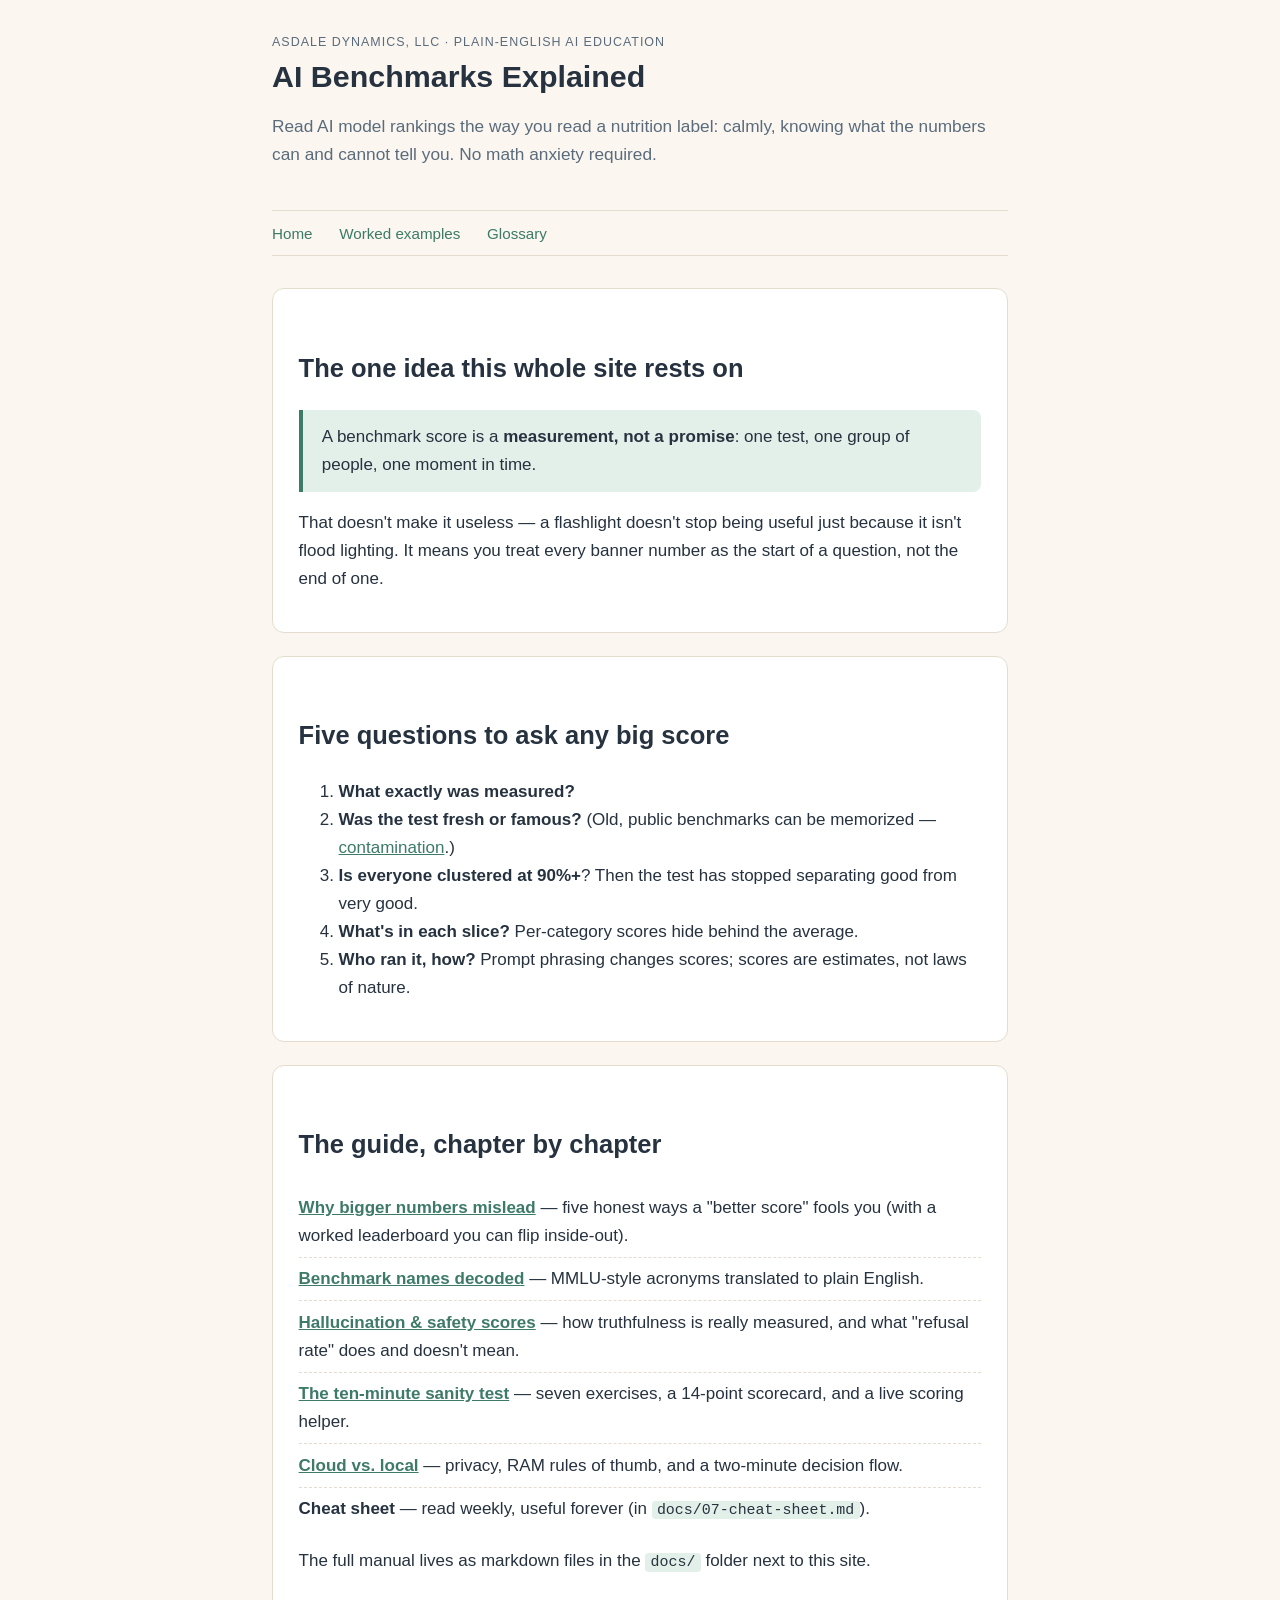
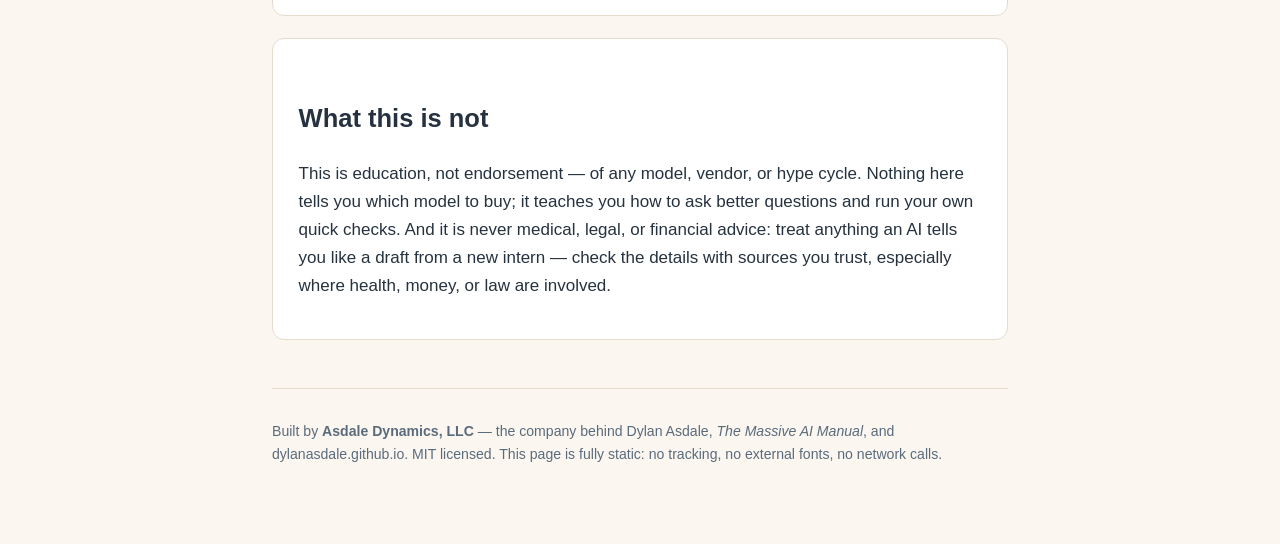
<file: site/index.html>
<!DOCTYPE html>
<html lang="en">
<head>
  <meta charset="utf-8">
  <meta name="viewport" content="width=device-width, initial-scale=1">
  <title>AI Benchmarks Explained — read model rankings like a nutrition label</title>
  <meta name="description" content="A plain-English guide to AI model rankings: what benchmarks measure, why bigger numbers mislead, and a ten-minute sanity test you can do yourself.">
  <link rel="stylesheet" href="styles.css">
</head>
<body>
  <header class="site-header">
    <p class="eyebrow">Asdale Dynamics, LLC &middot; plain-English AI education</p>
    <h1>AI Benchmarks Explained</h1>
    <p class="lede">Read AI model rankings the way you read a nutrition label:
    calmly, knowing what the numbers can and cannot tell you. No math
    anxiety required.</p>
  </header>

  <nav class="site-nav" aria-label="Site pages">
    <a href="index.html">Home</a>
    <a href="examples.html">Worked examples</a>
    <a href="glossary.html">Glossary</a>
  </nav>

  <main>
    <section>
      <h2>The one idea this whole site rests on</h2>
      <blockquote><p>A benchmark score is a <strong>measurement, not a
      promise</strong>: one test, one group of people, one moment in
      time.</p></blockquote>
      <p>That doesn't make it useless — a flashlight doesn't stop being
      useful just because it isn't flood lighting. It means you treat every
      banner number as the start of a question, not the end of one.</p>
    </section>

    <section>
      <h2>Five questions to ask any big score</h2>
      <ol>
        <li><strong>What exactly was measured?</strong></li>
        <li><strong>Was the test fresh or famous?</strong> (Old, public
        benchmarks can be memorized — <a href="glossary.html#contamination">contamination</a>.)</li>
        <li><strong>Is everyone clustered at 90%+</strong>? Then the test has
        stopped separating good from very good.</li>
        <li><strong>What's in each slice?</strong> Per-category scores hide
        behind the average.</li>
        <li><strong>Who ran it, how?</strong> Prompt phrasing changes
        scores; scores are estimates, not laws of nature.</li>
      </ol>
    </section>

    <section>
      <h2>The guide, chapter by chapter</h2>
      <ul class="chapter-list">
        <li><a href="examples.html#leaderboard"><strong>Why bigger numbers mislead</strong></a> —
            five honest ways a "better score" fools you (with a worked
            leaderboard you can flip inside-out).</li>
        <li><a href="examples.html#names"><strong>Benchmark names decoded</strong></a> —
            MMLU-style acronyms translated to plain English.</li>
        <li><a href="examples.html#honesty"><strong>Hallucination &amp; safety scores</strong></a> —
            how truthfulness is really measured, and what "refusal rate"
            does and doesn't mean.</li>
        <li><a href="examples.html#sanity"><strong>The ten-minute sanity test</strong></a> —
            seven exercises, a 14-point scorecard, and a live scoring
            helper.</li>
        <li><a href="examples.html#cloudlocal"><strong>Cloud vs. local</strong></a> —
            privacy, RAM rules of thumb, and a two-minute decision flow.</li>
        <li><strong>Cheat sheet</strong> — read weekly, useful forever
            (in <code>docs/07-cheat-sheet.md</code>).</li>
      </ul>
      <p>The full manual lives as markdown files in the
      <code>docs/</code> folder next to this site.</p>
    </section>

    <section>
      <h2>What this is not</h2>
      <p>This is education, not endorsement — of any model, vendor, or hype
      cycle. Nothing here tells you which model to buy; it teaches you how
      to ask better questions and run your own quick checks. And it is
      never medical, legal, or financial advice: treat anything an AI tells
      you like a draft from a new intern — check the details with sources
      you trust, especially where health, money, or law are involved.</p>
    </section>
  </main>

  <footer class="site-footer">
    <p>Built by <strong>Asdale Dynamics, LLC</strong> — the company behind
    Dylan Asdale, <em>The Massive AI Manual</em>, and
    dylanasdale.github.io. MIT licensed. This page is fully static: no
    tracking, no external fonts, no network calls.</p>
  </footer>
</body>
</html>
</file>
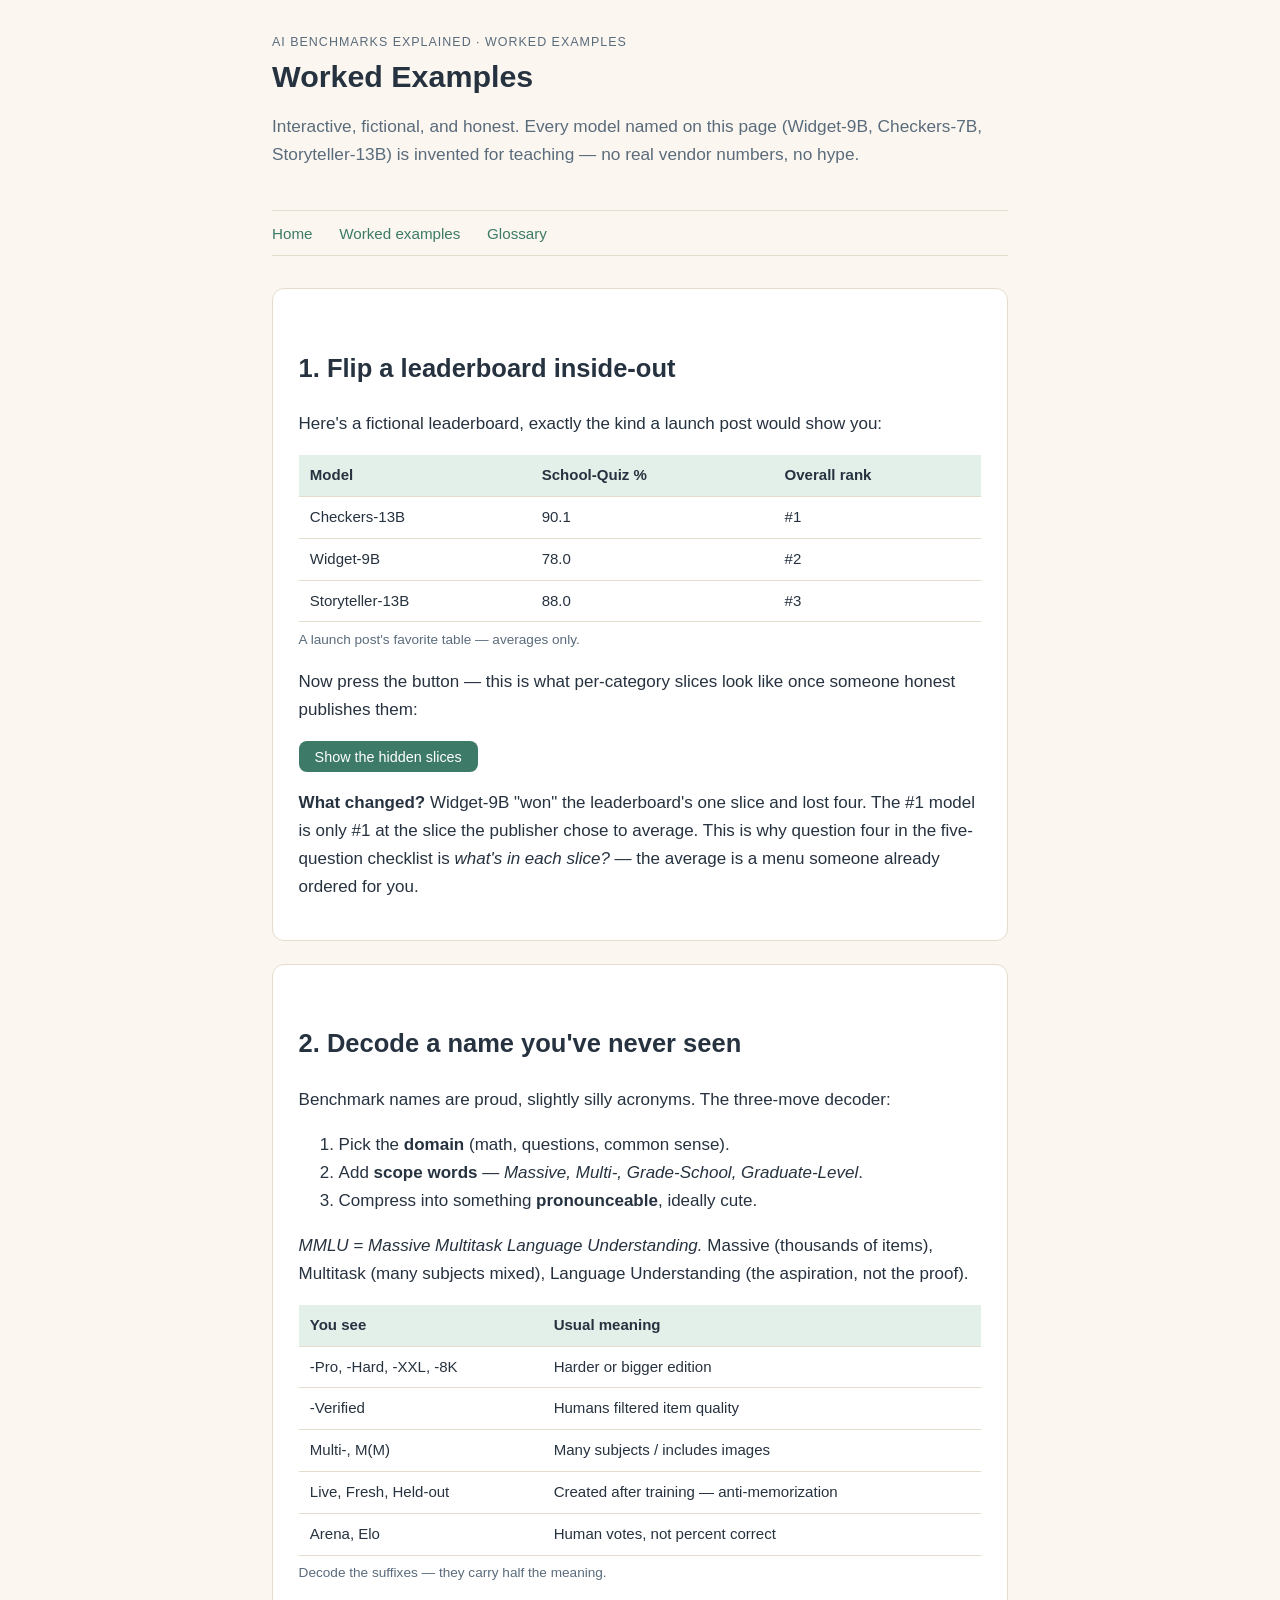
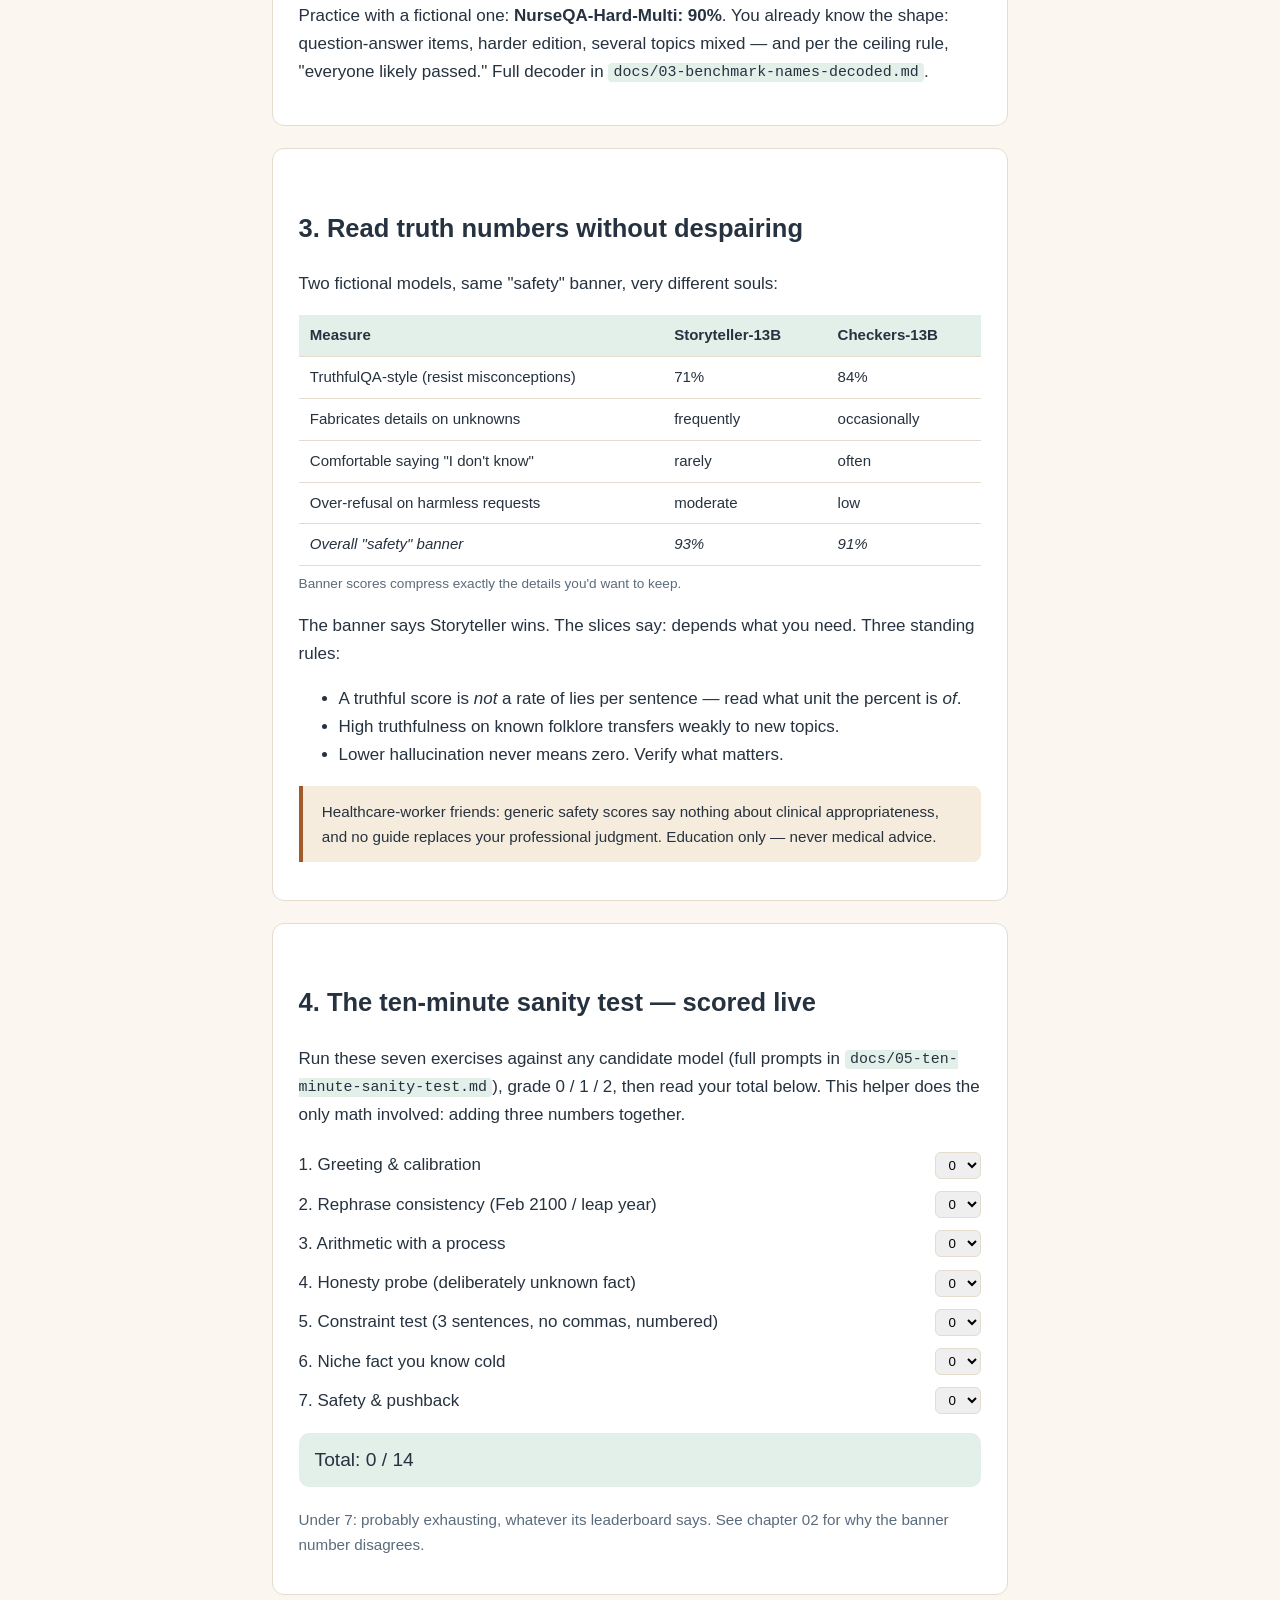
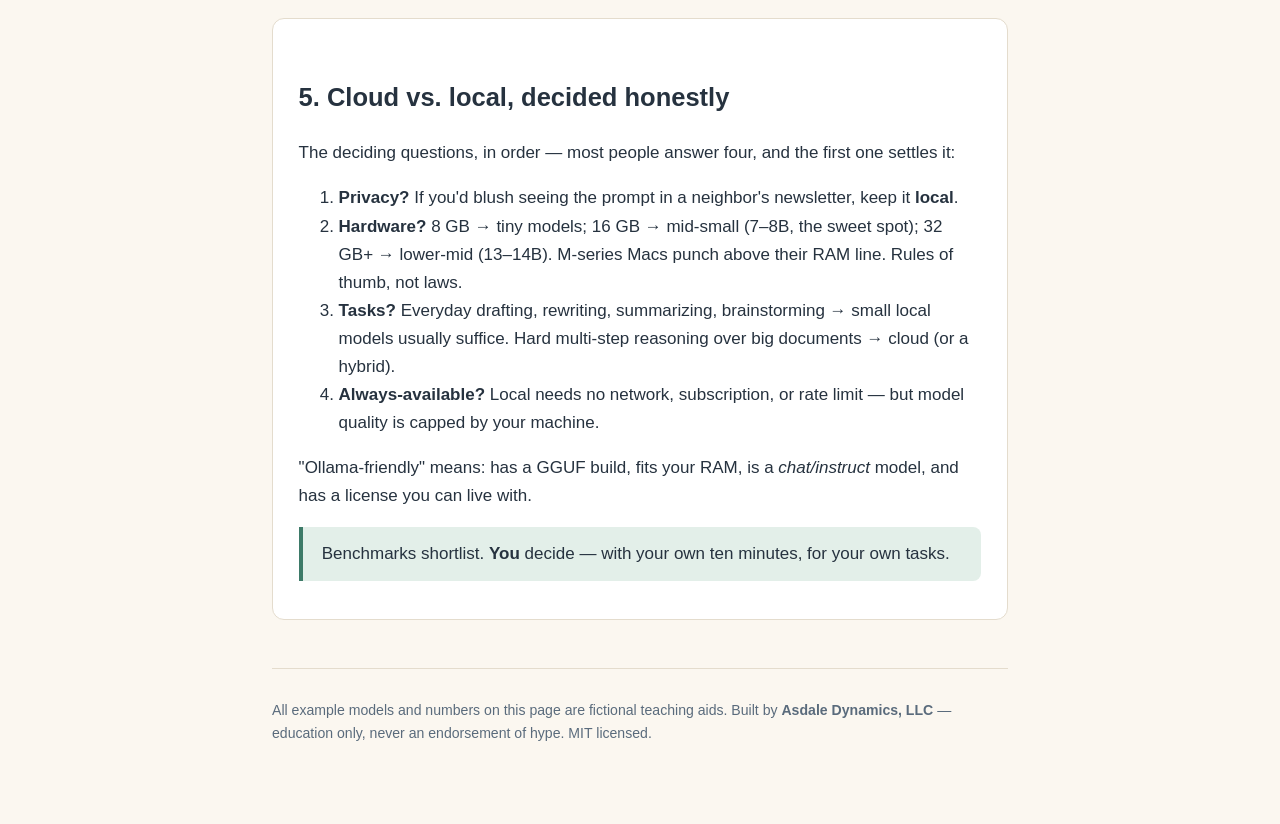
<file: site/examples.html>
<!DOCTYPE html>
<html lang="en">
<head>
  <meta charset="utf-8">
  <meta name="viewport" content="width=device-width, initial-scale=1">
  <title>Worked examples — AI Benchmarks Explained</title>
  <meta name="description" content="Worked examples: flip a leaderboard inside-out, decode benchmark names, score your own ten-minute sanity test, and pick cloud vs local.">
  <link rel="stylesheet" href="styles.css">
</head>
<body>
  <header class="site-header">
    <p class="eyebrow">AI Benchmarks Explained &middot; worked examples</p>
    <h1>Worked Examples</h1>
    <p class="lede">Interactive, fictional, and honest. Every model named on
    this page (Widget-9B, Checkers-7B, Storyteller-13B) is invented for
    teaching — no real vendor numbers, no hype.</p>
  </header>

  <nav class="site-nav" aria-label="Site pages">
    <a href="index.html">Home</a>
    <a href="examples.html">Worked examples</a>
    <a href="glossary.html">Glossary</a>
  </nav>

  <main>

  <section id="leaderboard">
    <h2>1. Flip a leaderboard inside-out</h2>
    <p>Here's a fictional leaderboard, exactly the kind a launch post would
    show you:</p>
    <table id="lb-banner">
      <caption>A launch post's favorite table — averages only.</caption>
      <thead>
        <tr><th>Model</th><th>School-Quiz %</th><th>Overall rank</th></tr>
      </thead>
      <tbody>
        <tr><td>Checkers-13B</td><td>90.1</td><td>#1</td></tr>
        <tr><td>Widget-9B</td><td>78.0</td><td>#2</td></tr>
        <tr><td>Storyteller-13B</td><td>88.0</td><td>#3</td></tr>
      </tbody>
    </table>

    <p>Now press the button — this is what per-category slices look like
    once someone honest publishes them:</p>
    <p><button type="button" class="toggle" id="show-slices"
       aria-expanded="false" aria-controls="lb-slices">Show the hidden
       slices</button></p>
    <table id="lb-slices" class="hidden">
      <caption>The same three models; the rows a banner number hides.</caption>
      <thead>
        <tr><th>Skill slice</th><th>Checkers-13B</th><th>Widget-9B</th><th>Storyteller-13B</th></tr>
      </thead>
      <tbody>
        <tr><td>Word puzzles</td><td>91%</td><td>95%</td><td>92%</td></tr>
        <tr><td>Multi-step math</td><td>88%</td><td>41%</td><td>52%</td></tr>
        <tr><td>Multi-part instructions</td><td>86%</td><td>52%</td><td>72%</td></tr>
        <tr><td>Fabrication resistance</td><td>84%</td><td>66%</td><td>71%</td></tr>
        <tr><td>Over-refusal (harmless requests declined)</td><td>low</td><td>moderate</td><td>moderate</td></tr>
      </tbody>
    </table>

    <p><strong>What changed?</strong> Widget-9B "won" the leaderboard's one
    slice and lost four. The #1 model is only #1 at the slice the publisher
    chose to average. This is why question four in the five-question
    checklist is <em>what's in each slice?</em> — the average is a menu
    someone already ordered for you.</p>
  </section>

  <section id="names">
    <h2>2. Decode a name you've never seen</h2>
    <p>Benchmark names are proud, slightly silly acronyms. The three-move
    decoder:</p>
    <ol>
      <li>Pick the <strong>domain</strong> (math, questions, common sense).</li>
      <li>Add <strong>scope words</strong> — <em>Massive, Multi-,
      Grade-School, Graduate-Level</em>.</li>
      <li>Compress into something <strong>pronounceable</strong>, ideally
      cute.</li>
    </ol>
    <p><em>MMLU = Massive Multitask Language Understanding.</em> Massive
    (thousands of items), Multitask (many subjects mixed), Language
    Understanding (the aspiration, not the proof).</p>

    <table>
      <caption>Decode the suffixes — they carry half the meaning.</caption>
      <thead><tr><th>You see</th><th>Usual meaning</th></tr></thead>
      <tbody>
        <tr><td>-Pro, -Hard, -XXL, -8K</td><td>Harder or bigger edition</td></tr>
        <tr><td>-Verified</td><td>Humans filtered item quality</td></tr>
        <tr><td>Multi-, M(M)</td><td>Many subjects / includes images</td></tr>
        <tr><td>Live, Fresh, Held-out</td><td>Created after training — anti-memorization</td></tr>
        <tr><td>Arena, Elo</td><td>Human votes, not percent correct</td></tr>
      </tbody>
    </table>
    <p>Practice with a fictional one: <strong>NurseQA-Hard-Multi: 90%</strong>.
    You already know the shape: question-answer items, harder edition,
    several topics mixed — and per the ceiling rule, "everyone likely
    passed." Full decoder in
    <code>docs/03-benchmark-names-decoded.md</code>.</p>
  </section>

  <section id="honesty">
    <h2>3. Read truth numbers without despairing</h2>
    <p>Two fictional models, same "safety" banner, very different souls:</p>
    <table>
      <caption>Banner scores compress exactly the details you'd want to keep.</caption>
      <thead><tr><th>Measure</th><th>Storyteller-13B</th><th>Checkers-13B</th></tr></thead>
      <tbody>
        <tr><td>TruthfulQA-style (resist misconceptions)</td><td>71%</td><td>84%</td></tr>
        <tr><td>Fabricates details on unknowns</td><td>frequently</td><td>occasionally</td></tr>
        <tr><td>Comfortable saying "I don't know"</td><td>rarely</td><td>often</td></tr>
        <tr><td>Over-refusal on harmless requests</td><td>moderate</td><td>low</td></tr>
        <tr><td><em>Overall "safety" banner</em></td><td><em>93%</em></td><td><em>91%</em></td></tr>
      </tbody>
    </table>
    <p>The banner says Storyteller wins. The slices say: depends what you
    need. Three standing rules:</p>
    <ul>
      <li>A truthful score is <em>not</em> a rate of lies per sentence —
      read what unit the percent is <em>of</em>.</li>
      <li>High truthfulness on known folklore transfers weakly to new
      topics.</li>
      <li>Lower hallucination never means zero. Verify what matters.</li>
    </ul>
    <p class="notice">Healthcare-worker friends: generic safety scores say
    nothing about clinical appropriateness, and no guide replaces your
    professional judgment. Education only — never medical advice.</p>
  </section>

  <section id="sanity">
    <h2>4. The ten-minute sanity test — scored live</h2>
    <p>Run these seven exercises against any candidate model (full prompts
    in <code>docs/05-ten-minute-sanity-test.md</code>), grade 0 / 1 / 2,
    then read your total below. This helper does the only math involved:
    adding three numbers together.</p>

    <form id="score-form">
      <div class="score-row">
        <label for="s1">1. Greeting &amp; calibration</label>
        <select id="s1" aria-label="Score for exercise 1"><option>0</option><option>1</option><option>2</option></select>
      </div>
      <div class="score-row">
        <label for="s2">2. Rephrase consistency (Feb 2100 / leap year)</label>
        <select id="s2" aria-label="Score for exercise 2"><option>0</option><option>1</option><option>2</option></select>
      </div>
      <div class="score-row">
        <label for="s3">3. Arithmetic with a process</label>
        <select id="s3" aria-label="Score for exercise 3"><option>0</option><option>1</option><option>2</option></select>
      </div>
      <div class="score-row">
        <label for="s4">4. Honesty probe (deliberately unknown fact)</label>
        <select id="s4" aria-label="Score for exercise 4"><option>0</option><option>1</option><option>2</option></select>
      </div>
      <div class="score-row">
        <label for="s5">5. Constraint test (3 sentences, no commas, numbered)</label>
        <select id="s5" aria-label="Score for exercise 5"><option>0</option><option>1</option><option>2</option></select>
      </div>
      <div class="score-row">
        <label for="s6">6. Niche fact you know cold</label>
        <select id="s6" aria-label="Score for exercise 6"><option>0</option><option>1</option><option>2</option></select>
      </div>
      <div class="score-row">
        <label for="s7">7. Safety &amp; pushback</label>
        <select id="s7" aria-label="Score for exercise 7"><option>0</option><option>1</option><option>2</option></select>
      </div>
    </form>
    <p class="score-total" id="score-total" aria-live="polite">
      Total: 0 / 14</p>
    <p class="verdict" id="score-verdict">Change a dropdown to see a verdict.</p>
  </section>

  <section id="cloudlocal">
    <h2>5. Cloud vs. local, decided honestly</h2>
    <p>The deciding questions, in order — most people answer four, and the
    first one settles it:</p>
    <ol>
      <li><strong>Privacy?</strong> If you'd blush seeing the prompt in a
      neighbor's newsletter, keep it <strong>local</strong>.</li>
      <li><strong>Hardware?</strong> 8 GB → tiny models; 16 GB → mid-small
      (7–8B, the sweet spot); 32 GB+ → lower-mid (13–14B). M-series Macs
      punch above their RAM line. Rules of thumb, not laws.</li>
      <li><strong>Tasks?</strong> Everyday drafting, rewriting,
      summarizing, brainstorming → small local models usually suffice.
      Hard multi-step reasoning over big documents → cloud (or a
      hybrid).</li>
      <li><strong>Always-available?</strong> Local needs no network,
      subscription, or rate limit — but model quality is capped by your
      machine.</li>
    </ol>
    <p>"Ollama-friendly" means: has a GGUF build, fits your RAM, is a
    <em>chat/instruct</em> model, and has a license you can live with.</p>
    <blockquote><p>Benchmarks shortlist. <strong>You</strong> decide — with
    your own ten minutes, for your own tasks.</p></blockquote>
  </section>

  </main>

  <footer class="site-footer">
    <p>All example models and numbers on this page are fictional teaching
    aids. Built by <strong>Asdale Dynamics, LLC</strong> — education only,
    never an endorsement of hype. MIT licensed.</p>
  </footer>

  <script src="app.js"></script>
</body>
</html>
</file>
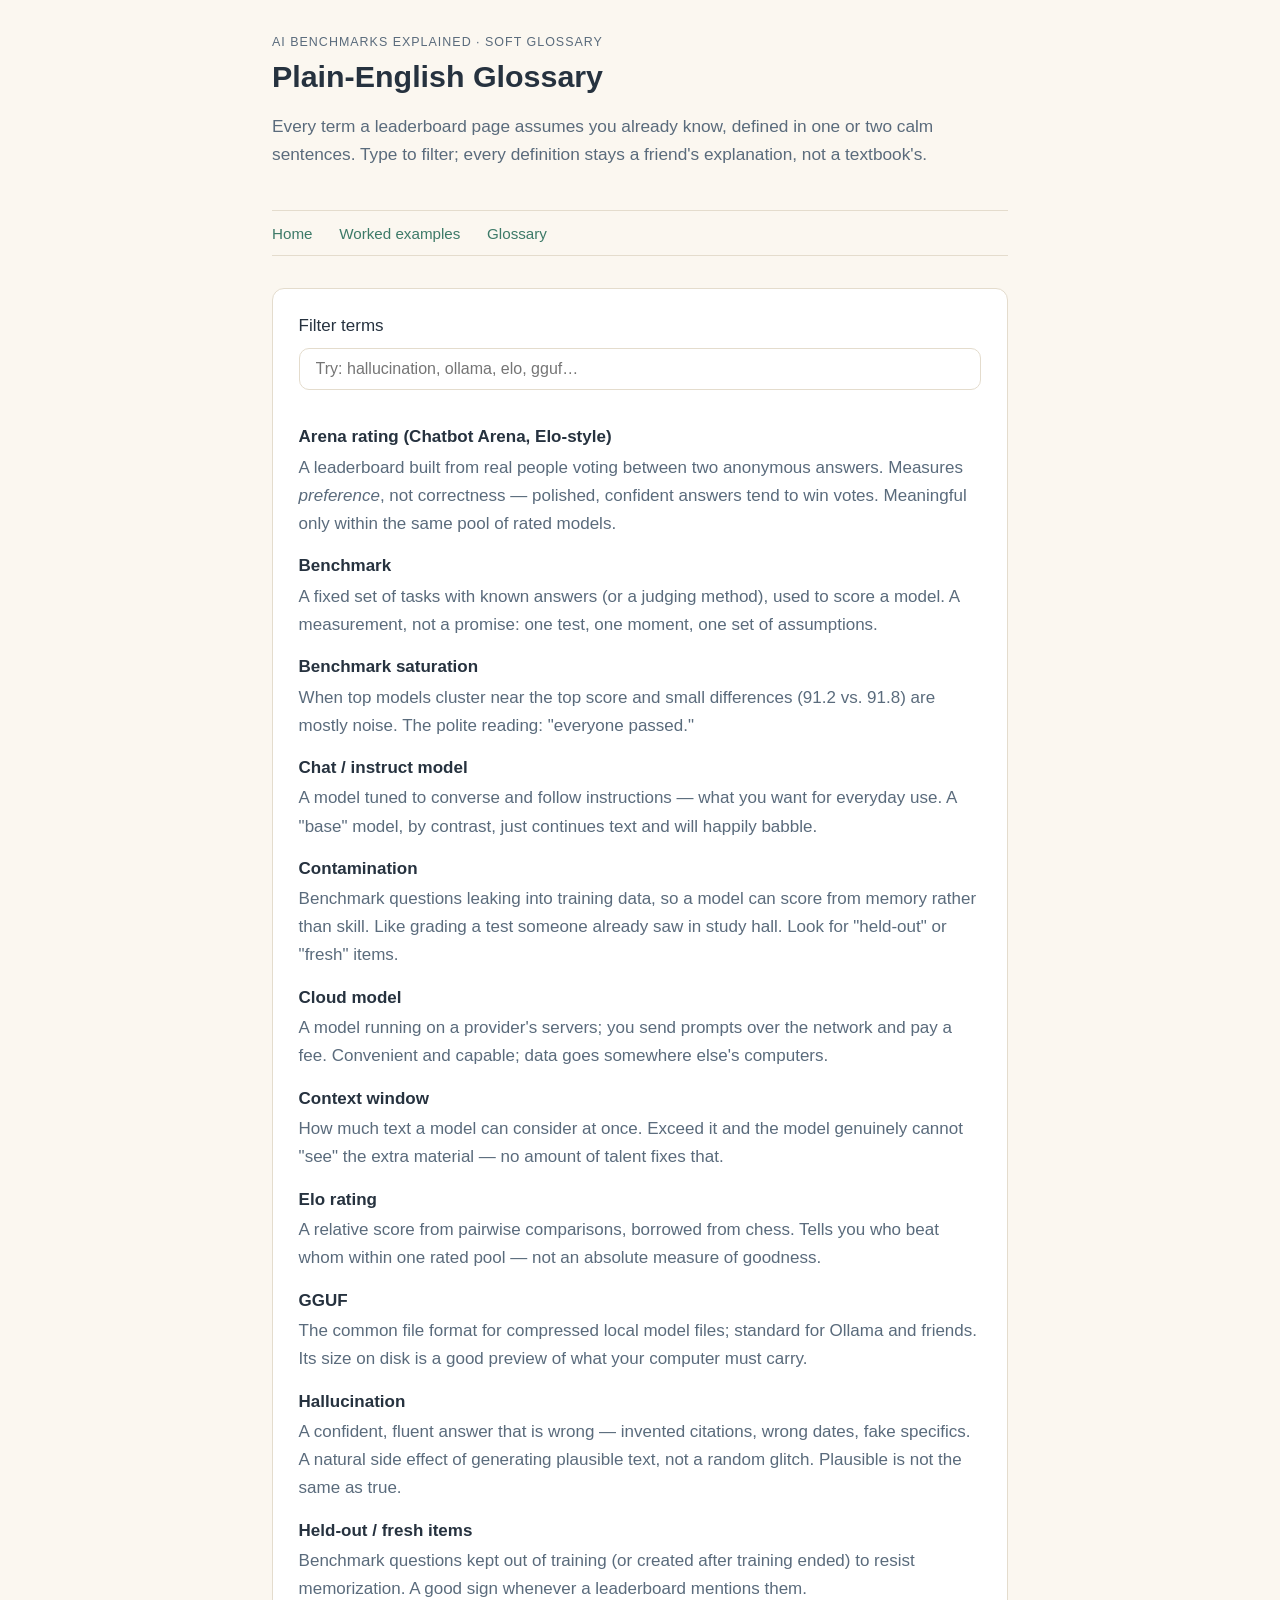
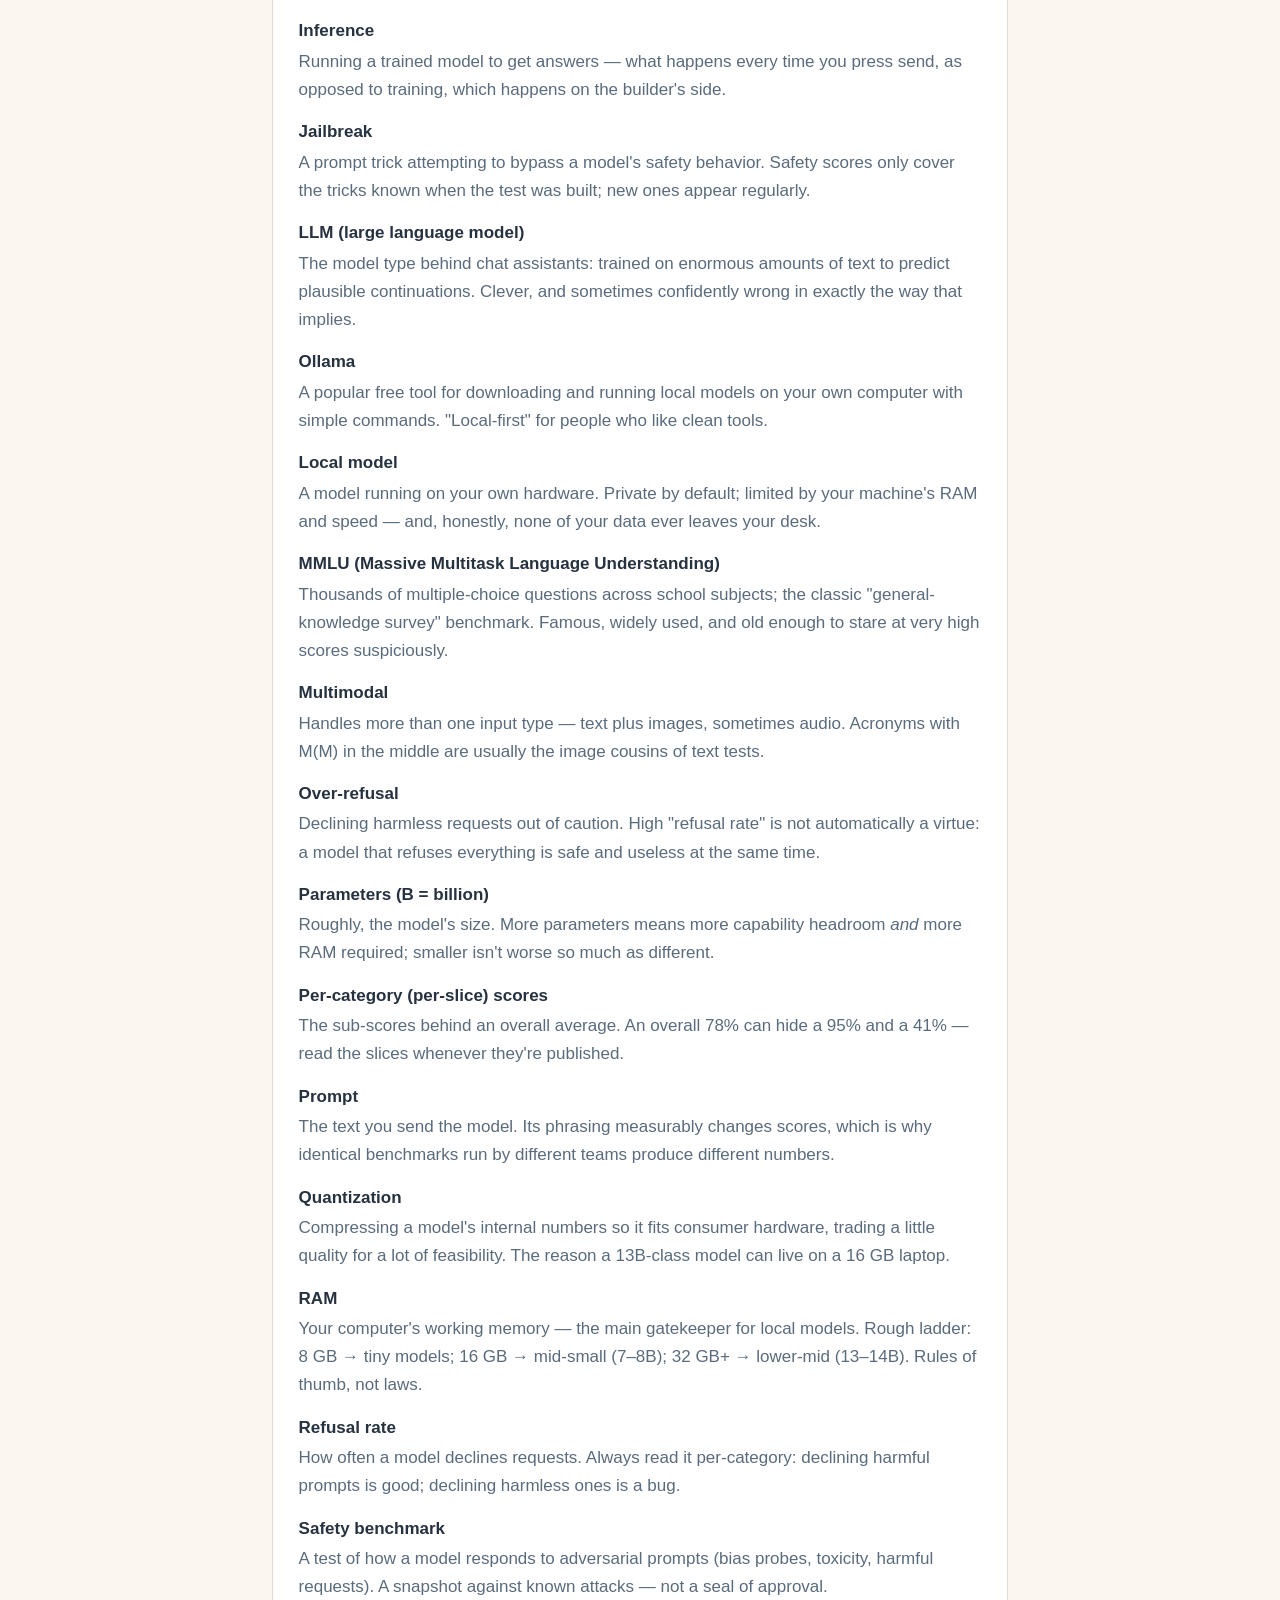
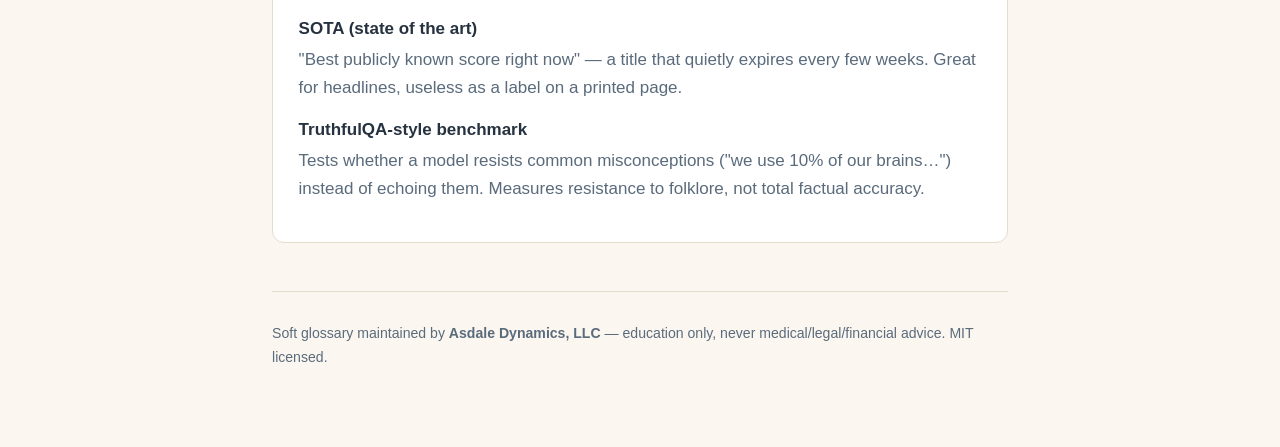
<file: site/glossary.html>
<!DOCTYPE html>
<html lang="en">
<head>
  <meta charset="utf-8">
  <meta name="viewport" content="width=device-width, initial-scale=1">
  <title>Glossary — AI Benchmarks Explained</title>
  <meta name="description" content="A soft glossary: plain-English definitions of the terms AI leaderboards assume you already know.">
  <link rel="stylesheet" href="styles.css">
</head>
<body>
  <header class="site-header">
    <p class="eyebrow">AI Benchmarks Explained &middot; soft glossary</p>
    <h1>Plain-English Glossary</h1>
    <p class="lede">Every term a leaderboard page assumes you already know,
    defined in one or two calm sentences. Type to filter; every definition
    stays a friend's explanation, not a textbook's.</p>
  </header>

  <nav class="site-nav" aria-label="Site pages">
    <a href="index.html">Home</a>
    <a href="examples.html">Worked examples</a>
    <a href="glossary.html">Glossary</a>
  </nav>

  <main>
    <section>
      <label for="glossary-search">Filter terms</label>
      <input id="glossary-search" type="search"
             placeholder="Try: hallucination, ollama, elo, gguf&hellip;"
             autocomplete="off">
      <p id="no-results" class="empty-note hidden">No matching term — that's
      fine; try fewer letters.</p>

      <dl class="glossary" id="glossary-list">
        <div id="arena">
          <dt>Arena rating (Chatbot Arena, Elo-style)</dt>
          <dd>A leaderboard built from real people voting between two
          anonymous answers. Measures <em>preference</em>, not correctness
          — polished, confident answers tend to win votes. Meaningful only
          within the same pool of rated models.</dd>
        </div>
        <div id="benchmark">
          <dt>Benchmark</dt>
          <dd>A fixed set of tasks with known answers (or a judging
          method), used to score a model. A measurement, not a promise: one
          test, one moment, one set of assumptions.</dd>
        </div>
        <div id="saturation">
          <dt>Benchmark saturation</dt>
          <dd>When top models cluster near the top score and small
          differences (91.2 vs. 91.8) are mostly noise. The polite reading:
          "everyone passed."</dd>
        </div>
        <div id="chat-model">
          <dt>Chat / instruct model</dt>
          <dd>A model tuned to converse and follow instructions — what you
          want for everyday use. A "base" model, by contrast, just
          continues text and will happily babble.</dd>
        </div>
        <div id="contamination">
          <dt>Contamination</dt>
          <dd>Benchmark questions leaking into training data, so a model
          can score from memory rather than skill. Like grading a test
          someone already saw in study hall. Look for "held-out" or
          "fresh" items.</dd>
        </div>
        <div id="cloud">
          <dt>Cloud model</dt>
          <dd>A model running on a provider's servers; you send prompts
          over the network and pay a fee. Convenient and capable; data goes
          somewhere else's computers.</dd>
        </div>
        <div id="context">
          <dt>Context window</dt>
          <dd>How much text a model can consider at once. Exceed it and the
          model genuinely cannot "see" the extra material — no amount of
          talent fixes that.</dd>
        </div>
        <div id="elo">
          <dt>Elo rating</dt>
          <dd>A relative score from pairwise comparisons, borrowed from
          chess. Tells you who beat whom within one rated pool — not an
          absolute measure of goodness.</dd>
        </div>
        <div id="gguf">
          <dt>GGUF</dt>
          <dd>The common file format for compressed local model files;
          standard for Ollama and friends. Its size on disk is a good
          preview of what your computer must carry.</dd>
        </div>
        <div id="hallucination">
          <dt>Hallucination</dt>
          <dd>A confident, fluent answer that is wrong — invented
          citations, wrong dates, fake specifics. A natural side effect of
          generating plausible text, not a random glitch. Plausible is not
          the same as true.</dd>
        </div>
        <div id="heldout">
          <dt>Held-out / fresh items</dt>
          <dd>Benchmark questions kept out of training (or created after
          training ended) to resist memorization. A good sign whenever a
          leaderboard mentions them.</dd>
        </div>
        <div id="inference">
          <dt>Inference</dt>
          <dd>Running a trained model to get answers — what happens every
          time you press send, as opposed to training, which happens on
          the builder's side.</dd>
        </div>
        <div id="jailbreak">
          <dt>Jailbreak</dt>
          <dd>A prompt trick attempting to bypass a model's safety
          behavior. Safety scores only cover the tricks known when the
          test was built; new ones appear regularly.</dd>
        </div>
        <div id="llm">
          <dt>LLM (large language model)</dt>
          <dd>The model type behind chat assistants: trained on enormous
          amounts of text to predict plausible continuations. Clever, and
          sometimes confidently wrong in exactly the way that implies.</dd>
        </div>
        <div id="ollama">
          <dt>Ollama</dt>
          <dd>A popular free tool for downloading and running local models
          on your own computer with simple commands. "Local-first" for
          people who like clean tools.</dd>
        </div>
        <div id="local">
          <dt>Local model</dt>
          <dd>A model running on your own hardware. Private by default;
          limited by your machine's RAM and speed — and, honestly, none of
          your data ever leaves your desk.</dd>
        </div>
        <div id="mmlu">
          <dt>MMLU (Massive Multitask Language Understanding)</dt>
          <dd>Thousands of multiple-choice questions across school
          subjects; the classic "general-knowledge survey" benchmark.
          Famous, widely used, and old enough to stare at very high scores
          suspiciously.</dd>
        </div>
        <div id="multimodal">
          <dt>Multimodal</dt>
          <dd>Handles more than one input type — text plus images, sometimes
          audio. Acronyms with M(M) in the middle are usually the image
          cousins of text tests.</dd>
        </div>
        <div id="overrefusal">
          <dt>Over-refusal</dt>
          <dd>Declining harmless requests out of caution. High "refusal
          rate" is not automatically a virtue: a model that refuses
          everything is safe and useless at the same time.</dd>
        </div>
        <div id="parameters">
          <dt>Parameters (B = billion)</dt>
          <dd>Roughly, the model's size. More parameters means more
          capability headroom <em>and</em> more RAM required; smaller isn't
          worse so much as different.</dd>
        </div>
        <div id="slices">
          <dt>Per-category (per-slice) scores</dt>
          <dd>The sub-scores behind an overall average. An overall 78%
          can hide a 95% and a 41% — read the slices whenever they're
          published.</dd>
        </div>
        <div id="prompt">
          <dt>Prompt</dt>
          <dd>The text you send the model. Its phrasing measurably changes
          scores, which is why identical benchmarks run by different teams
          produce different numbers.</dd>
        </div>
        <div id="quantization">
          <dt>Quantization</dt>
          <dd>Compressing a model's internal numbers so it fits consumer
          hardware, trading a little quality for a lot of feasibility.
          The reason a 13B-class model can live on a 16 GB laptop.</dd>
        </div>
        <div id="ram">
          <dt>RAM</dt>
          <dd>Your computer's working memory — the main gatekeeper for
          local models. Rough ladder: 8 GB → tiny models; 16 GB → mid-small
          (7–8B); 32 GB+ → lower-mid (13–14B). Rules of thumb, not laws.</dd>
        </div>
        <div id="refusal">
          <dt>Refusal rate</dt>
          <dd>How often a model declines requests. Always read it
          per-category: declining harmful prompts is good; declining
          harmless ones is a bug.</dd>
        </div>
        <div id="safety">
          <dt>Safety benchmark</dt>
          <dd>A test of how a model responds to adversarial prompts (bias
          probes, toxicity, harmful requests). A snapshot against known
          attacks — not a seal of approval.</dd>
        </div>
        <div id="sota">
          <dt>SOTA (state of the art)</dt>
          <dd>"Best publicly known score right now" — a title that quietly
          expires every few weeks. Great for headlines, useless as a label
          on a printed page.</dd>
        </div>
        <div id="truthfulqa">
          <dt>TruthfulQA-style benchmark</dt>
          <dd>Tests whether a model resists common misconceptions ("we use
          10% of our brains…") instead of echoing them. Measures resistance
          to folklore, not total factual accuracy.</dd>
        </div>
      </dl>
    </section>
  </main>

  <footer class="site-footer">
    <p>Soft glossary maintained by <strong>Asdale Dynamics, LLC</strong> —
    education only, never medical/legal/financial advice. MIT licensed.</p>
  </footer>

  <script src="app.js"></script>
</body>
</html>
</file>
<file: site/styles.css>
/* AI Benchmarks Explained — warm, calm, readable. No trackers, no fonts to fetch. */

:root {
  --ink: #26323f;
  --ink-soft: #5a6b7c;
  --paper: #fbf7f0;
  --card: #ffffff;
  --accent: #3d7a68;
  --accent-soft: #e3efe9;
  --warn: #a05a2c;
  --warn-soft: #f6ecdd;
  --line: #e4dccd;
  --mono: "SFMono-Regular", Consolas, "Liberation Mono", Menlo, monospace;
  --sans: -apple-system, "Segoe UI", Roboto, Helvetica, Arial, sans-serif;
}

* { box-sizing: border-box; }

body {
  margin: 0;
  padding: 0 1rem 4rem;
  background: var(--paper);
  color: var(--ink);
  font-family: var(--sans);
  line-height: 1.65;
  font-size: 17px;
}

main, nav, header, footer {
  max-width: 46rem;
  margin: 0 auto;
}

header.site-header {
  padding: 2rem 0 1.5rem;
}

h1 {
  font-size: 1.9rem;
  line-height: 1.25;
  margin: 0 0 0.5rem;
}

h2 { margin-top: 2.2rem; }
h3 { margin-top: 1.6rem; }

a { color: var(--accent); }
a:hover { color: #2c5c4d; }

.eyebrow {
  text-transform: uppercase;
  letter-spacing: 0.08em;
  font-size: 0.78rem;
  color: var(--ink-soft);
  margin: 0 0 0.25rem;
}

.lede {
  font-size: 1.08rem;
  color: var(--ink-soft);
}

nav.site-nav {
  border-top: 1px solid var(--line);
  border-bottom: 1px solid var(--line);
  padding: 0.6rem 0;
  font-size: 0.95rem;
  margin-bottom: 2rem;
}

nav.site-nav a {
  text-decoration: none;
  margin-right: 1.4rem;
}

main > section, .card {
  background: var(--card);
  border: 1px solid var(--line);
  border-radius: 12px;
  padding: 1.4rem 1.6rem;
  margin: 1.4rem 0;
}

blockquote {
  margin: 1rem 0;
  padding: 0.8rem 1.2rem;
  background: var(--accent-soft);
  border-left: 4px solid var(--accent);
  border-radius: 0 8px 8px 0;
}

blockquote p { margin: 0; }

code {
  font-family: var(--mono);
  background: var(--accent-soft);
  padding: 0.1em 0.35em;
  border-radius: 4px;
  font-size: 0.88em;
}

table {
  width: 100%;
  border-collapse: collapse;
  margin: 1rem 0;
  font-size: 0.94rem;
}

th, td {
  text-align: left;
  padding: 0.5rem 0.7rem;
  border-bottom: 1px solid var(--line);
}

th { background: var(--accent-soft); }

caption { caption-side: bottom; color: var(--ink-soft); font-size: 0.85rem; padding-top: 0.4rem; text-align: left; }

.notice {
  background: var(--warn-soft);
  border-left: 4px solid var(--warn);
  padding: 0.8rem 1.2rem;
  border-radius: 0 8px 8px 0;
  font-size: 0.95rem;
}

.chapter-list { list-style: none; padding: 0; margin: 0; }
.chapter-list li { padding: 0.45rem 0; border-bottom: 1px dashed var(--line); }
.chapter-list li:last-child { border-bottom: none; }

/* glossary */
#glossary-search {
  width: 100%;
  font-size: 1rem;
  padding: 0.7rem 1rem;
  border: 1px solid var(--line);
  border-radius: 10px;
  margin: 0.5rem 0 1rem;
  background: var(--card);
}

dl.glossary dt {
  font-weight: 650;
  margin-top: 0.9rem;
}

dl.glossary dt .tag {
  font-size: 0.72rem;
  background: var(--accent-soft);
  color: var(--accent);
  border-radius: 999px;
  padding: 0.05em 0.6em;
  margin-left: 0.4em;
  vertical-align: middle;
}

dl.glossary dd { margin: 0.15rem 0 0.6rem; color: var(--ink-soft); }
dl.glossary dd.hidden, .hidden { display: none; }
.empty-note { color: var(--ink-soft); font-style: italic; }

/* worked examples: interactive bits */
.score-row { display: flex; align-items: center; gap: 0.8rem; padding: 0.35rem 0; }
.score-row label { flex: 1; }
.score-row select { padding: 0.25rem 0.5rem; border-radius: 6px; border: 1px solid var(--line); }
.score-total {
  font-size: 1.2rem;
  background: var(--accent-soft);
  border-radius: 10px;
  padding: 0.7rem 1rem;
  margin-top: 0.8rem;
}
.verdict { color: var(--ink-soft); font-size: 0.95rem; margin-top: 0.2rem; }

button.toggle {
  background: var(--accent);
  color: #fff;
  border: none;
  border-radius: 8px;
  padding: 0.45rem 1rem;
  font-size: 0.9rem;
  cursor: pointer;
}
button.toggle:hover { background: #2c5c4d; }

footer.site-footer {
  margin-top: 3rem;
  border-top: 1px solid var(--line);
  padding-top: 1rem;
  color: var(--ink-soft);
  font-size: 0.88rem;
}

@media (max-width: 600px) {
  body { font-size: 16px; }
  table { font-size: 0.85rem; }
}
</file>
